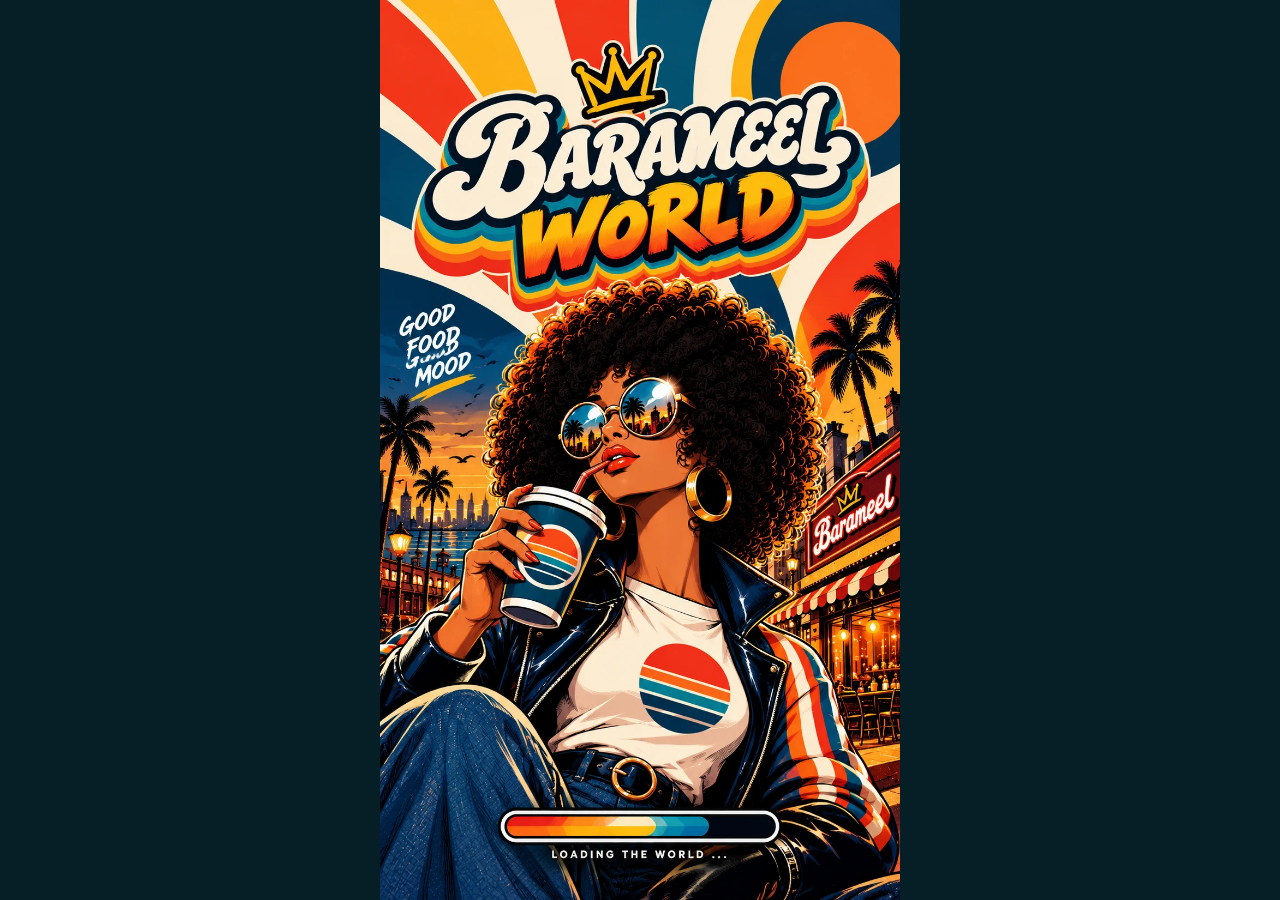
<file: index.html>
<!doctype html><html lang="en"><head><meta charset="utf-8"><meta name="viewport" content="width=device-width,initial-scale=1,viewport-fit=cover,user-scalable=no"><meta name="theme-color" content="#0e2a3d"><title>BARAMEEL WORLD</title><link rel="stylesheet" href="./styles.css?v=20260929-18"><script src="./config.js?v=20260929-18"></script></head><body><main class="world-splash-stage"><img class="world-splash-art" src="./assets/barameel-world-splash.webp" alt="BARAMEEL WORLD" fetchpriority="high"><button id="enter" class="world-splash-hotspot" aria-label="Enter Barameel World"></button></main><script src="./app.js?v=20260929-18"></script><script>setTimeout(()=>BR.goAfter('world.html','confirm',120),1700);document.getElementById('enter').onclick=()=>BR.goAfter('world.html','confirm',120);</script></body></html>
</file>
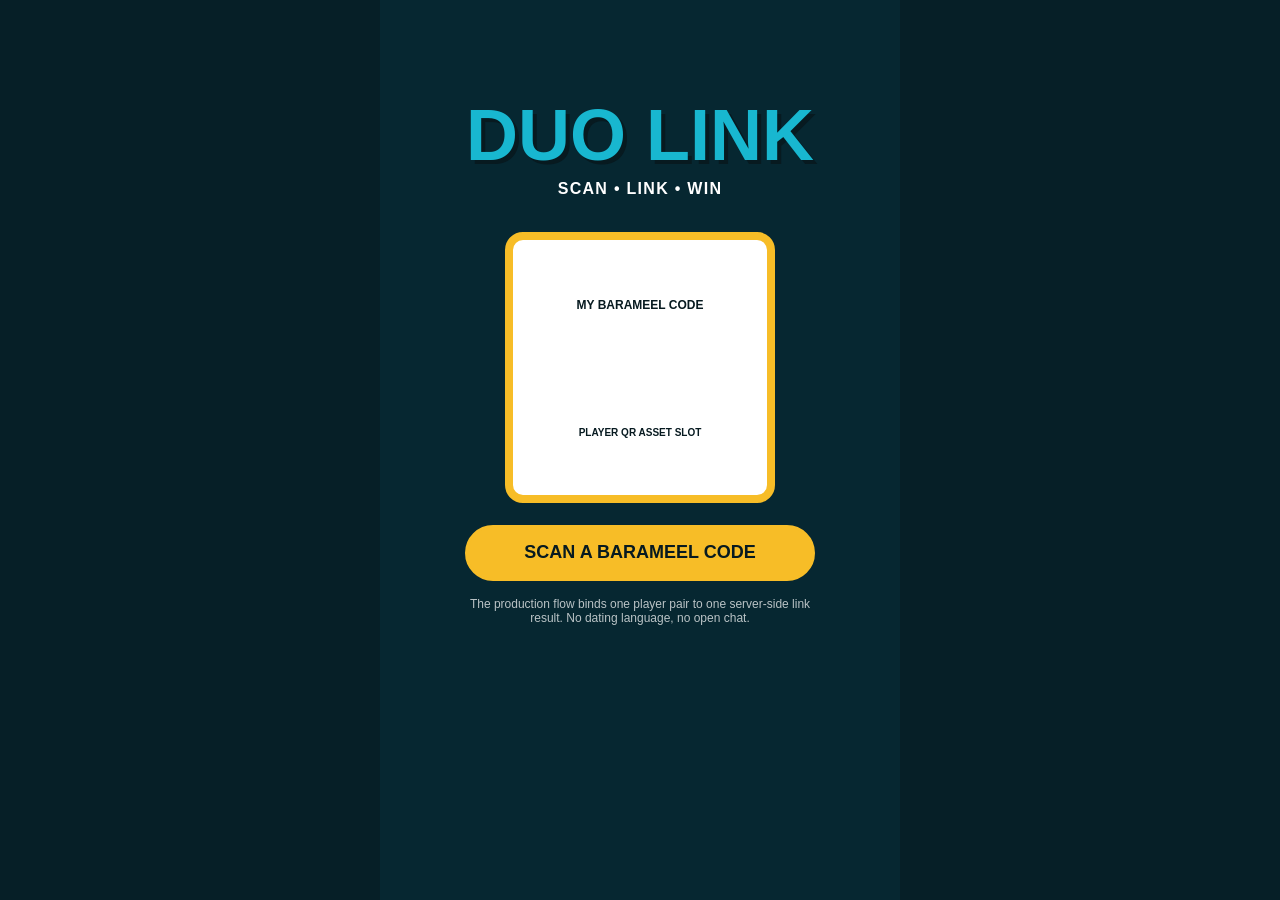
<file: duo-link.html>
<!doctype html><html lang="en"><head><meta charset="utf-8"><meta name="viewport" content="width=device-width,initial-scale=1,viewport-fit=cover,user-scalable=no"><title>BARAMEEL DUO LINK</title><link rel="stylesheet" href="./styles.css?v=20260929-18"><script src="./config.js?v=20260929-18"></script></head><body><main class="duo-stage"><a class="back-link" href="world.html" aria-label="Back"></a><div class="duo-content"><h1 class="duo-title">DUO LINK</h1><p class="duo-sub">SCAN • LINK • WIN</p><div class="qr-box">MY BARAMEEL CODE<br><small>PLAYER QR ASSET SLOT</small></div><button id="scanFriend" class="duo-button">SCAN A BARAMEEL CODE</button><p class="placeholder-note">The production flow binds one player pair to one server-side link result. No dating language, no open chat.</p></div></main><script src="./app.js?v=20260929-18"></script><script>document.getElementById('scanFriend').onclick=()=>{BR.play('scan');BR.track('duo_link_start');alert('Camera scanner UI will use the same QR engine as BARAMEEL RUN.');};</script></body></html>
</file>
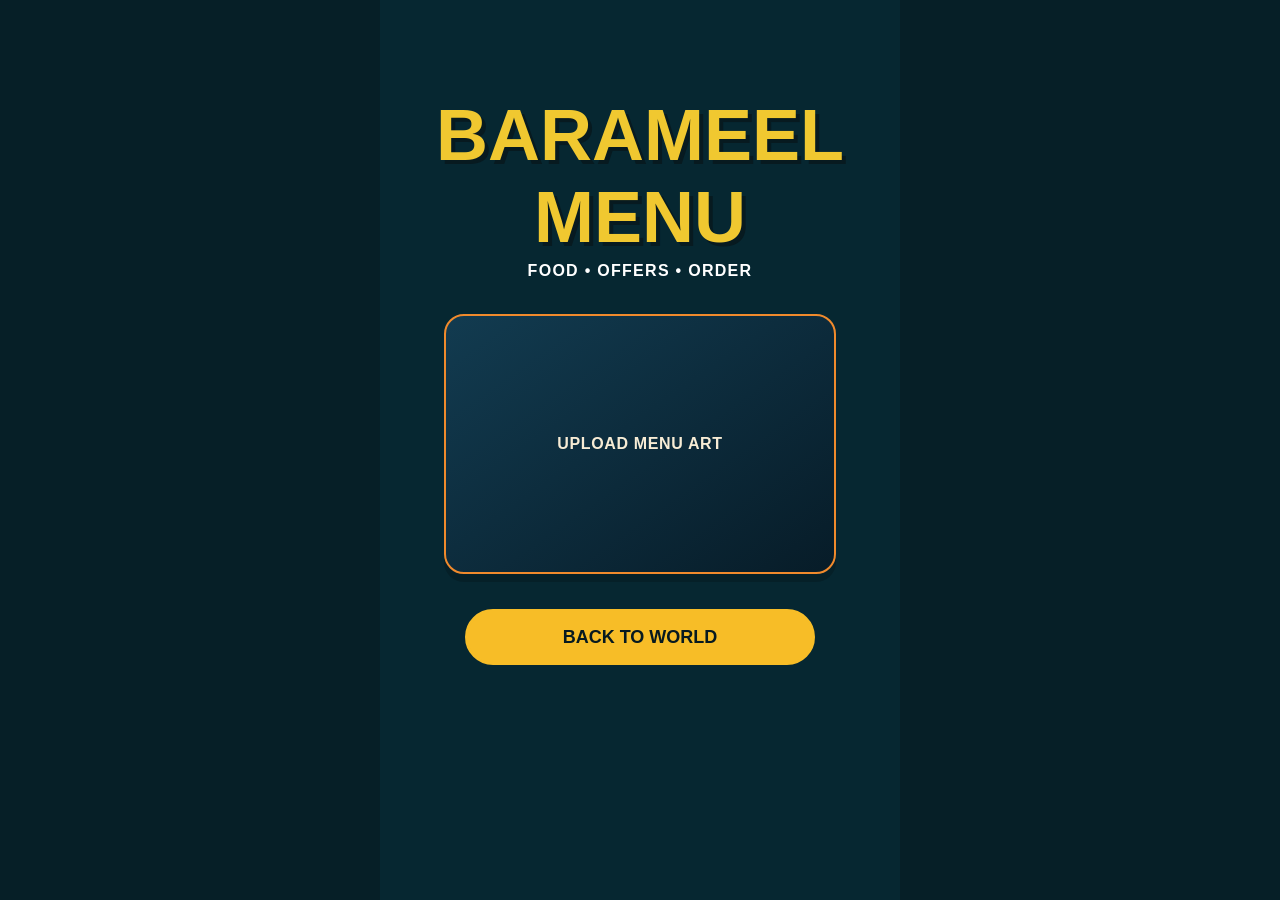
<file: menu.html>
<!doctype html><html lang="en"><head><meta charset="utf-8"><meta name="viewport" content="width=device-width,initial-scale=1,viewport-fit=cover,user-scalable=no"><title>BARAMEEL MENU</title><link rel="stylesheet" href="./styles.css?v=20260929-18"><script src="./config.js?v=20260929-18"></script></head><body><main class="screen-shell"><div class="duo-content"><h1 class="duo-title" style="color:#f0c830">BARAMEEL MENU</h1><p class="duo-sub">FOOD • OFFERS • ORDER</p><div class="asset-card menu" style="position:relative;inset:auto;width:90%;height:34%;margin:8% auto">UPLOAD MENU ART</div><button class="duo-button" onclick="BR.goAfter('world.html','back',180)">BACK TO WORLD</button></div></main><script src="./app.js?v=20260929-18"></script></body></html>
</file>
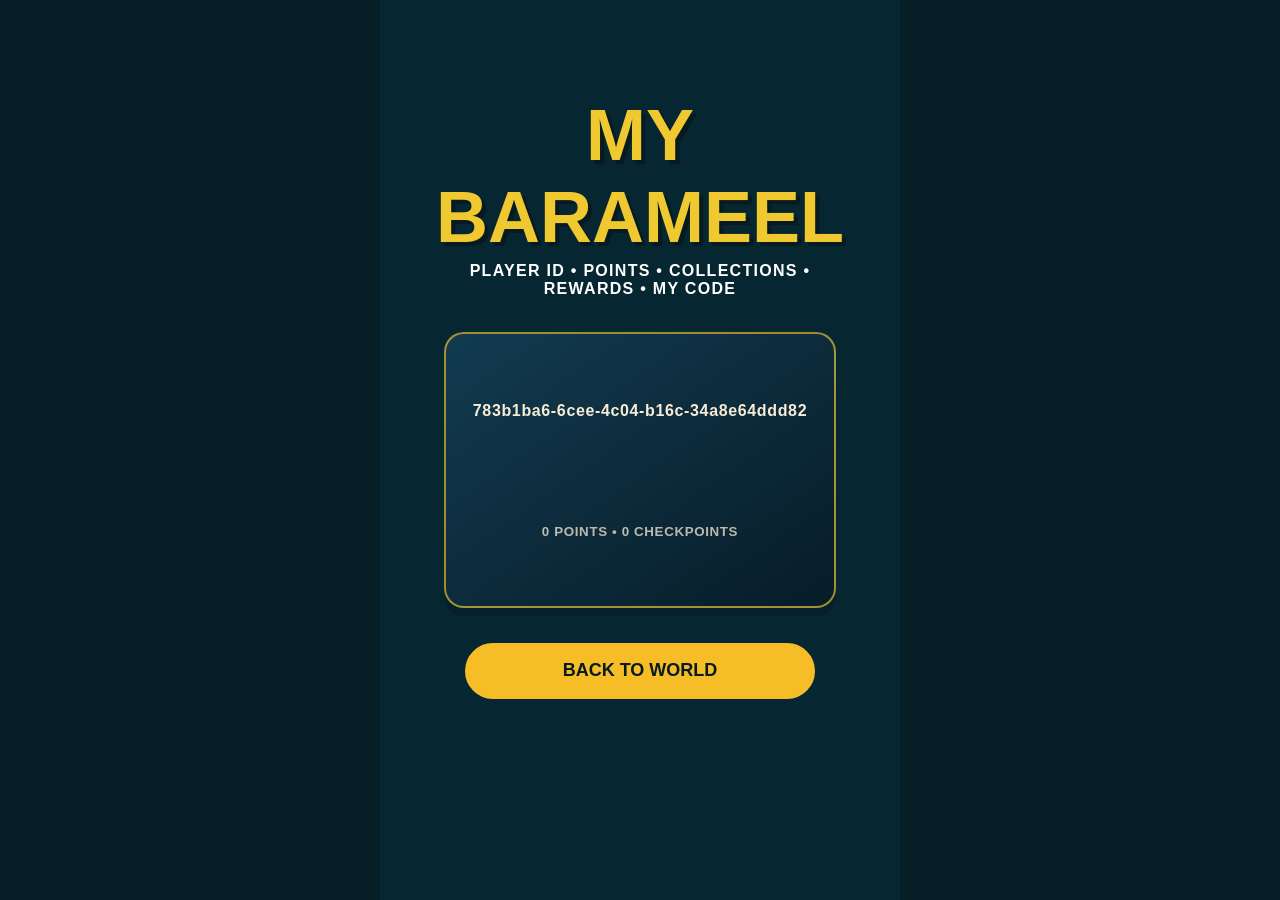
<file: my-barameel.html>
<!doctype html><html lang="en"><head><meta charset="utf-8"><meta name="viewport" content="width=device-width,initial-scale=1,viewport-fit=cover,user-scalable=no"><title>MY BARAMEEL</title><link rel="stylesheet" href="./styles.css?v=20260929-18"><script src="./config.js?v=20260929-18"></script></head><body><main class="screen-shell"><div class="duo-content"><h1 class="duo-title" style="color:#f0c830">MY BARAMEEL</h1><p class="duo-sub">PLAYER ID • POINTS • COLLECTIONS • REWARDS • MY CODE</p><div class="asset-card" style="position:relative;inset:auto;width:90%;height:36%;margin:8% auto"><strong id="playerId"></strong><small id="stats"></small></div><button class="duo-button" onclick="BR.goAfter('world.html','back',180)">BACK TO WORLD</button></div></main><script src="./app.js?v=20260929-18"></script><script>playerId.textContent=BR.state.playerId;stats.textContent=`${(BR.state.points||0).toLocaleString()} POINTS • ${(BR.state.checkpoints||[]).length} CHECKPOINTS`;BR.track('profile_view');</script></body></html>
</file>
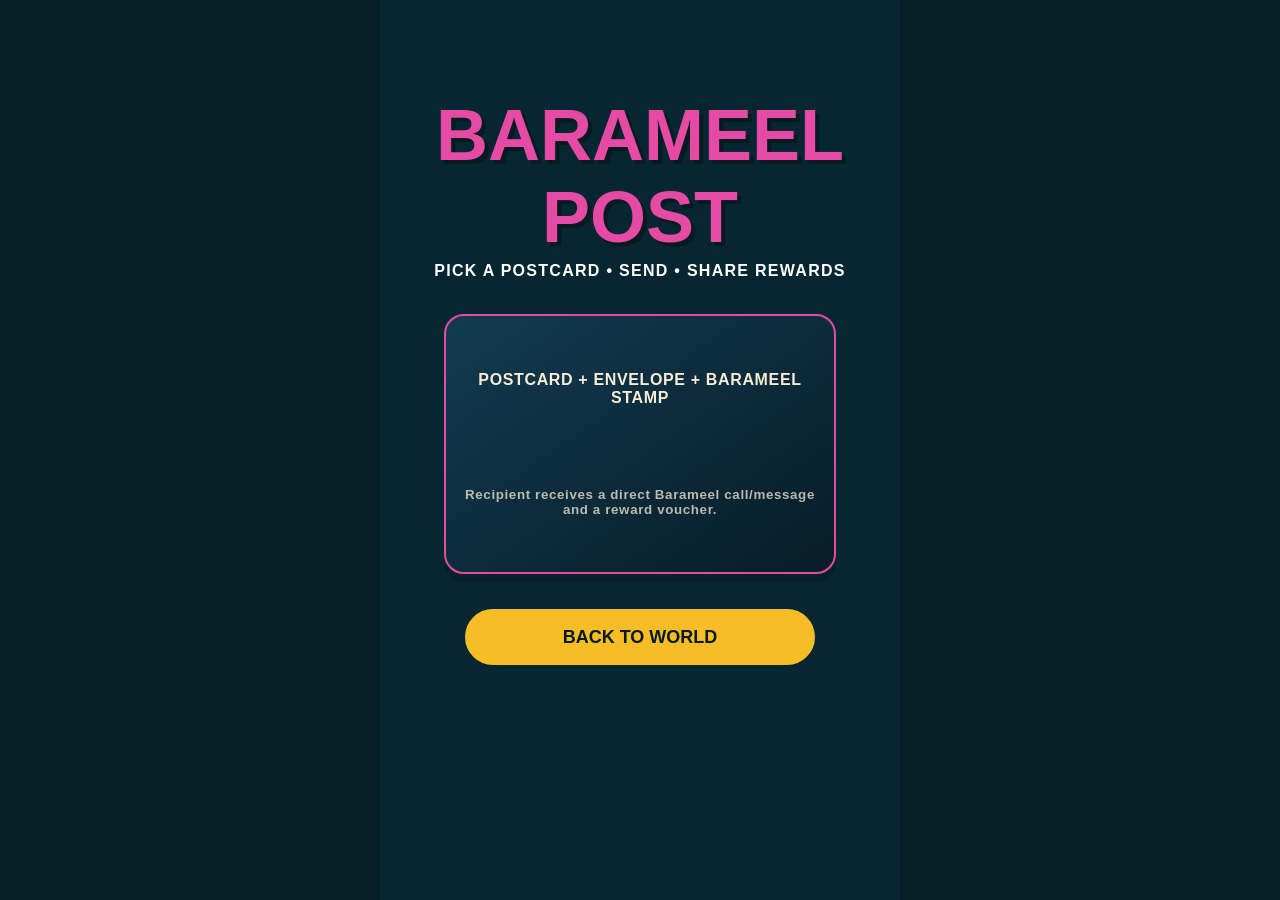
<file: post.html>
<!doctype html><html lang="en"><head><meta charset="utf-8"><meta name="viewport" content="width=device-width,initial-scale=1,viewport-fit=cover,user-scalable=no"><title>BARAMEEL POST</title><link rel="stylesheet" href="./styles.css?v=20260929-18"><script src="./config.js?v=20260929-18"></script></head><body><main class="screen-shell"><div class="duo-content"><h1 class="duo-title" style="color:#e54aa5">BARAMEEL POST</h1><p class="duo-sub">PICK A POSTCARD • SEND • SHARE REWARDS</p><div class="asset-card post" style="position:relative;inset:auto;width:90%;height:34%;margin:8% auto">POSTCARD + ENVELOPE + BARAMEEL STAMP<br><small>Recipient receives a direct Barameel call/message and a reward voucher.</small></div><button class="duo-button" onclick="BR.goAfter('world.html','back',180)">BACK TO WORLD</button></div></main><script src="./app.js?v=20260929-18"></script></body></html>
</file>
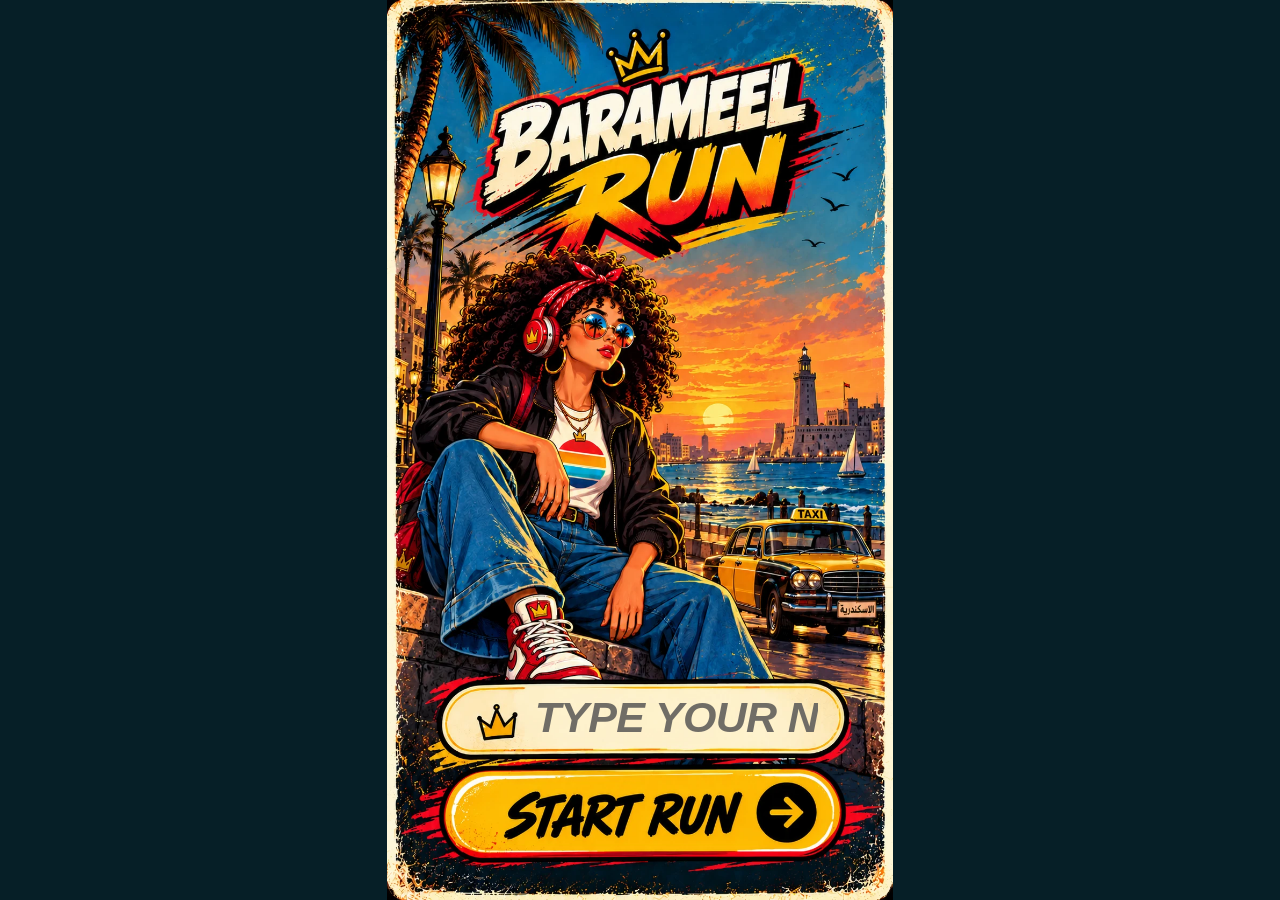
<file: run.html>
<!doctype html><html lang="en"><head><meta charset="utf-8"><meta name="viewport" content="width=device-width,initial-scale=1,viewport-fit=cover,user-scalable=no"><meta name="theme-color" content="#0e2a3d"><title>BARAMEEL RUN</title><link rel="stylesheet" href="./styles.css?v=20260929-18"><script src="./config.js?v=20260929-18"></script></head><body><main class="stage run-page"><img class="base" src="./assets/screen01-start.webp" alt="BARAMEEL RUN"><input id="nickname" class="nickname-input" maxlength="24" placeholder="TYPE YOUR NICKNAME" aria-label="Nickname"><button id="start" class="hotspot start-hotspot" aria-label="Start Run"></button></main><script src="./app.js?v=20260929-18"></script><script>const i=document.getElementById('nickname');i.value=BR.state.nickname||'';i.oninput=()=>BR.setNickname(i.value);document.getElementById('start').onclick=()=>{if(!i.value.trim()){BR.play('error');i.focus();return}BR.setNickname(i.value);BR.track('run_start');BR.play('tap');setTimeout(()=>BR.go('screen02.html'),140)};BR.track('run_view');</script></body></html>
</file>
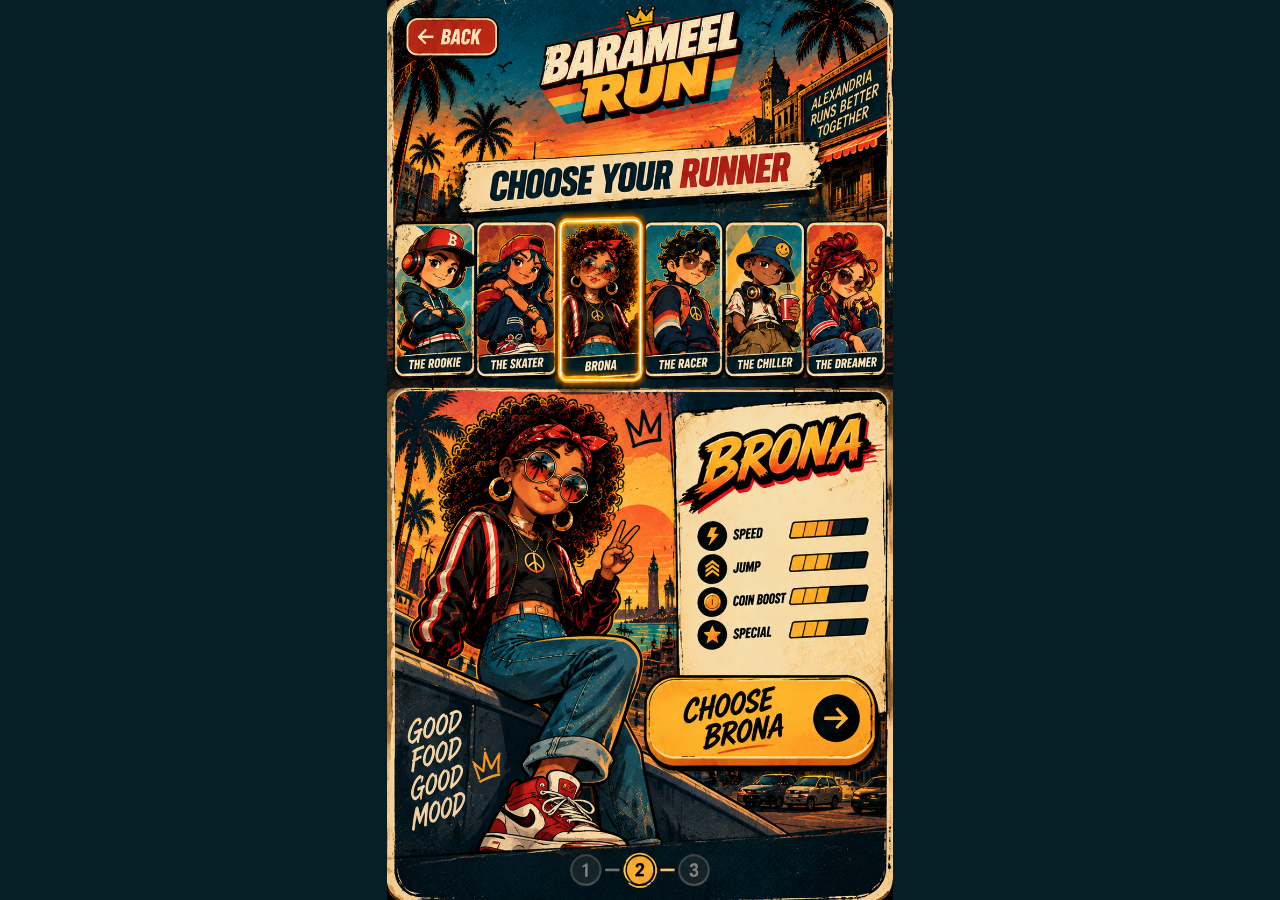
<file: screen02.html>
<!doctype html><html lang="en"><head><meta charset="utf-8"><meta name="viewport" content="width=device-width,initial-scale=1,viewport-fit=cover,user-scalable=no"><title>BARAMEEL RUN — Choose Runner</title><link rel="stylesheet" href="./styles.css?v=20260929-18"><script src="./config.js?v=20260929-18"></script></head><body><main class="stage"><img id="art" class="base" alt="Choose runner"><div id="hotspots"></div></main><script src="./app.js?v=20260929-18"></script><script>(async()=>{const chars=BR.RUNNERS,art=document.getElementById('art'),hs=document.getElementById('hotspots');const files=Object.fromEntries(chars.map(c=>[c,`./assets/screen02-${c}.png`]));function show(c,s=true){BR.setRunner(c);if(s){BR.playSelect(c);BR.flash()}art.onerror=()=>{art.onerror=null;art.src='./assets/screen01-start.webp'};art.src=files[c]}show(BR.selected(),false);[['rookie',1.5,24,15.3,18.4],['skater',17.5,24,15.4,18.4],['brona',33.5,24,16.5,18.4],['racer',50.3,24,15.4,18.4],['chiller',66.4,24,15.5,18.4],['dreamer',82.4,24,16,18.4]].forEach(([c,l,t,w,h])=>{const b=document.createElement('button');b.className='hotspot';b.style.cssText=`left:${l}%;top:${t}%;width:${w}%;height:${h}%`;b.onclick=()=>show(c);hs.appendChild(b)});function add(css,fn){const b=document.createElement('button');b.className='hotspot';b.style.cssText=css;b.onclick=fn;hs.appendChild(b)}add('left:2.4%;top:2%;width:19%;height:5.2%',()=>BR.goAfter('run.html','back',220));add('left:50.6%;top:74.7%;width:45.8%;height:9.2%',()=>BR.goAfter('screen03.html','confirm',300));BR.idle(()=>BR.preloadAll(chars.map(c=>files[c])));})();</script></body></html>
</file>
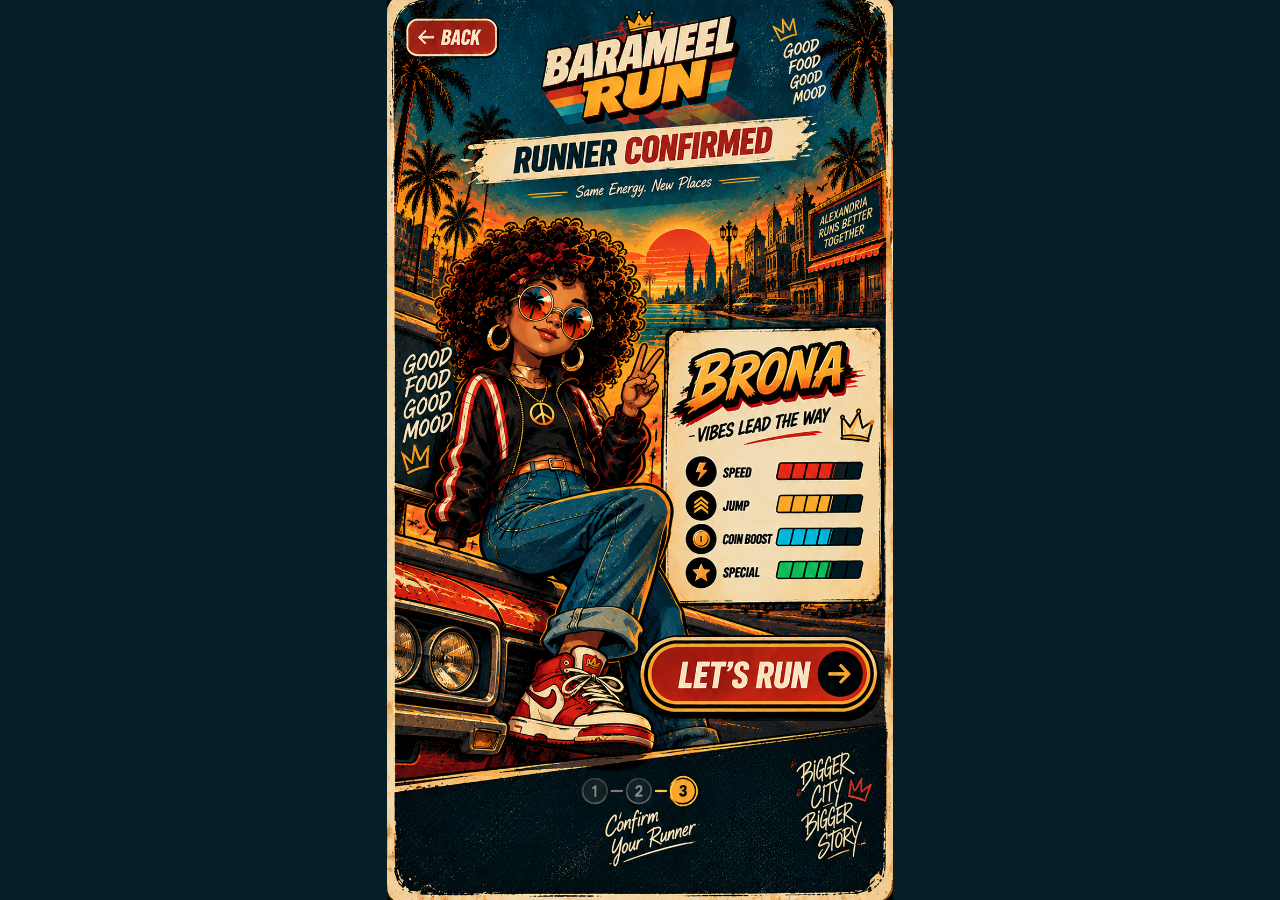
<file: screen03.html>
<!doctype html><html lang="en"><head><meta charset="utf-8"><meta name="viewport" content="width=device-width,initial-scale=1,viewport-fit=cover,user-scalable=no"><title>BARAMEEL RUN — Runner Confirmed</title><link rel="stylesheet" href="./styles.css?v=20260929-18"><script src="./config.js?v=20260929-18"></script></head><body><main class="stage"><img id="art" class="base" alt="Runner confirmed"><div id="hotspots"></div></main><script src="./app.js?v=20260929-18"></script><script>const c=BR.selected(),art=document.getElementById('art'),hs=document.getElementById('hotspots');art.onerror=()=>{art.onerror=null;art.src='./assets/screen01-start.webp'};art.src=`./assets/screen03-${c}.png`;function add(css,fn){const b=document.createElement('button');b.className='hotspot';b.style.cssText=css;b.onclick=fn;hs.appendChild(b)}add('left:2.4%;top:2%;width:19%;height:5.2%',()=>BR.goAfter('screen02.html','back',220));add('left:50%;top:69%;width:47%;height:9.5%',()=>BR.goAfter('screen04.html','confirm',300));BR.idle(()=>BR.preload('./assets/screen04-rewards.webp'));</script></body></html>
</file>
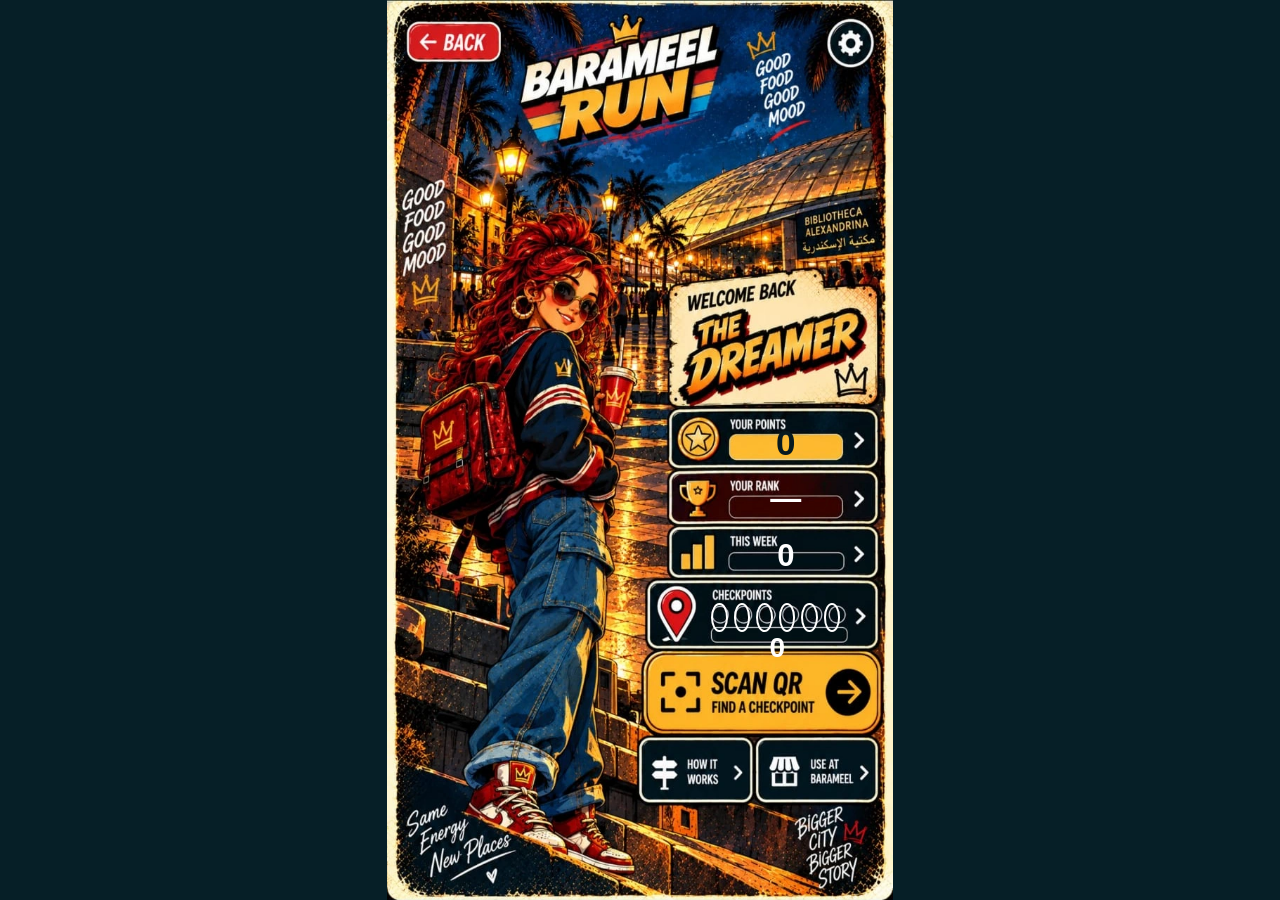
<file: screen04.html>
<!doctype html><html lang="en"><head><meta charset="utf-8"><meta name="viewport" content="width=device-width,initial-scale=1,viewport-fit=cover,user-scalable=no"><title>BARAMEEL RUN — My Progress</title><link rel="stylesheet" href="./styles.css?v=20260929-18"><script src="./config.js?v=20260929-18"></script></head><body><main class="rewards-stage"><img id="rewardsArt" class="rewards-art" src="./assets/screen04-rewards.webp" alt="My Progress"><div class="progress-data"><span id="pointsValue" class="progress-value points-value">0</span><span id="rankValue" class="progress-value rank-value">—</span><span id="weeklyValue" class="progress-value weekly-value">0</span><span id="checkpointValue" class="progress-value checkpoint-value">0</span><div id="checkpointDots" class="checkpoint-dots"></div></div><button id="back" class="rewards-back" aria-label="Back"></button><button id="scan" class="rewards-scan-hotspot" aria-label="Scan QR"></button></main><script src="./app.js?v=20260929-18"></script><script>(async()=>{await BR.syncPlayer();const s=BR.state;pointsValue.textContent=(Number(s.points)||0).toLocaleString();rankValue.textContent=s.rank?`#${s.rank}`:'—';weeklyValue.textContent=(Number(s.weeklyPoints)||0).toLocaleString();checkpointValue.textContent=(s.checkpoints||[]).length;for(let i=0;i<6;i++){const d=document.createElement('span');d.className='checkpoint-dot'+(i<(s.checkpoints||[]).length?' on':'');checkpointDots.appendChild(d)}back.onclick=()=>BR.goAfter('screen03.html','back',220);scan.onclick=()=>BR.goAfter('screen05.html','scan',180);BR.track('progress_view')})();</script></body></html>
</file>
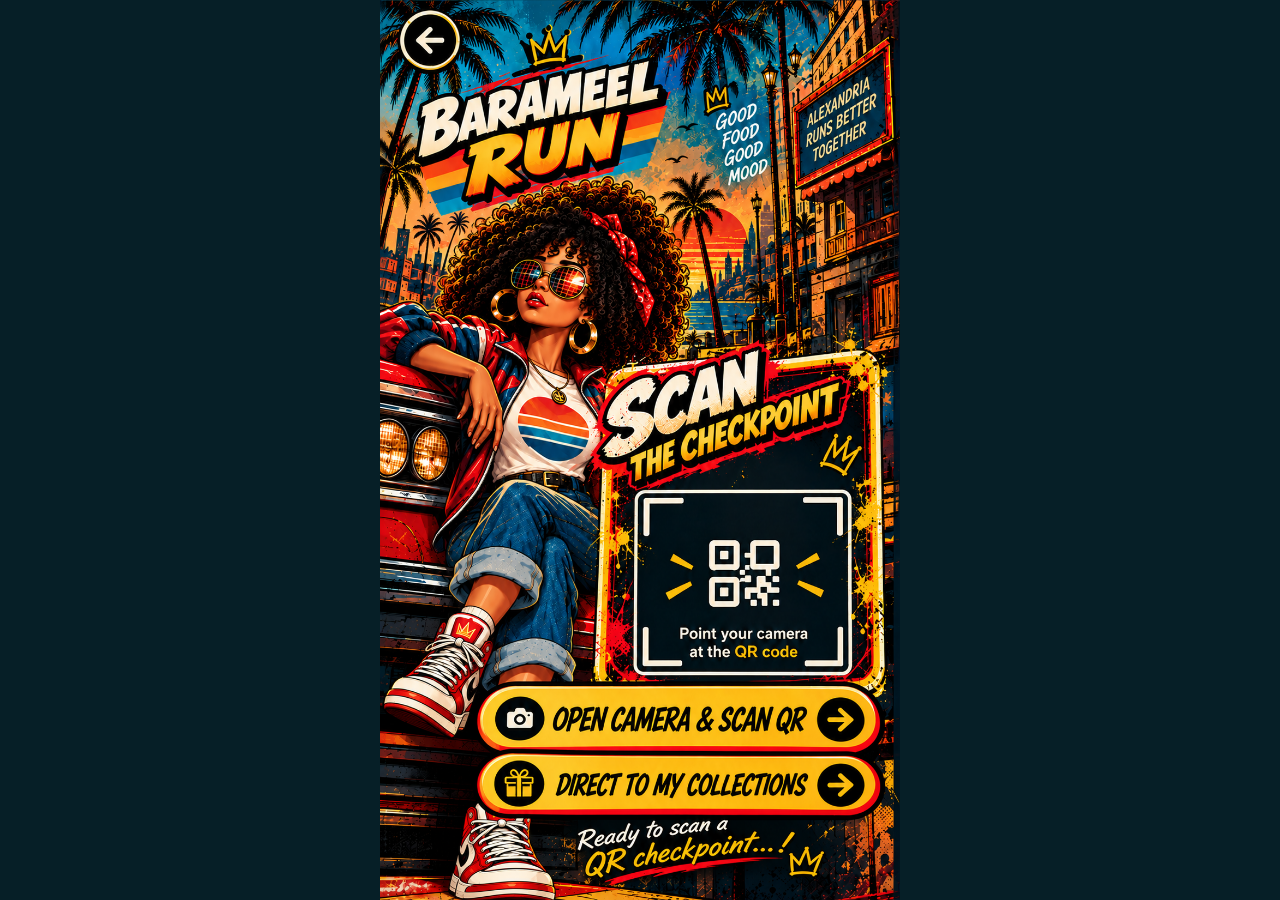
<file: screen05.html>
<!doctype html>
<html lang="en">
<head>
<meta charset="utf-8">
<meta name="viewport" content="width=device-width,initial-scale=1,viewport-fit=cover,user-scalable=no">
<meta name="theme-color" content="#061f27">
<title>BARAMEEL RUN — Scan QR</title>
<link rel="stylesheet" href="./styles.css?v=20260929-18">
<script src="./config.js?v=20260929-18"></script>
</head>
<body>
<main class="scan-stage">
  <img class="scan-art" src="./assets/screen05-scanner.webp" alt="Scan QR" fetchpriority="high" decoding="async">
  <a id="back" class="scan-back-hotspot" href="./screen04.html" aria-label="Back"></a>
  <div class="camera-window" id="cameraWindow" aria-label="Live QR camera">
    <video id="video" playsinline webkit-playsinline muted autoplay></video>
    <div id="scanLine" aria-hidden="true"></div>
    <div id="flash" class="success-flash" aria-hidden="true"></div>
  </div>
  <button id="open" type="button" class="scan-open-hotspot" aria-label="Open camera and scan QR"><span class="sr-only">Open camera and scan QR</span></button>
  <button id="collections" type="button" class="scan-collections-hotspot" aria-label="Direct to my collections"><span class="sr-only">Direct to my collections</span></button>
  <canvas id="scanCanvas" width="960" height="720" hidden></canvas>
  <div id="msg" class="scan-message" aria-live="polite"></div>
</main>
<script src="./app.js?v=20260929-18"></script>
<script>
(()=>{
  const video=document.getElementById('video'),cam=document.getElementById('cameraWindow'),msg=document.getElementById('msg'),canvas=document.getElementById('scanCanvas'),ctx=canvas.getContext('2d',{willReadFrequently:true}),open=document.getElementById('open'),back=document.getElementById('back'),collections=document.getElementById('collections'),flash=document.getElementById('flash'),scanLine=document.getElementById('scanLine');
  let stream=null,detector=null,raf=0,locked=false,starting=false,lastFrame=0,lastBad=0,jsqrPromise=null,detectorFailures=0;
  const status=t=>{msg.textContent=t||'';msg.classList.toggle('show',!!t)};
  function stop(){cancelAnimationFrame(raf);raf=0;if(stream)stream.getTracks().forEach(t=>{try{t.stop()}catch{}});stream=null;try{video.pause()}catch{}video.srcObject=null;cam.classList.remove('active');scanLine.classList.remove('on');detector=null;starting=false}
  function secureOK(){return window.isSecureContext&&navigator.mediaDevices&&typeof navigator.mediaDevices.getUserMedia==='function'}
  async function nativeDetector(){
    detector=null;detectorFailures=0;
    if(!('BarcodeDetector' in window))return false;
    try{
      const formats=await BarcodeDetector.getSupportedFormats();
      if(formats.includes('qr_code')){detector=new BarcodeDetector({formats:['qr_code']});return true}
    }catch{}
    return false
  }
  function loadJsQR(){
    if(typeof window.jsQR==='function')return Promise.resolve(true);
    if(jsqrPromise)return jsqrPromise;
    jsqrPromise=new Promise(resolve=>{
      const urls=[
        'https://cdn.jsdelivr.net/npm/jsqr@1.4.0/dist/jsQR.min.js',
        'https://unpkg.com/jsqr@1.4.0/dist/jsQR.js'
      ];
      let i=0;
      const next=()=>{
        if(typeof window.jsQR==='function'){resolve(true);return}
        if(i>=urls.length){resolve(false);return}
        const s=document.createElement('script');s.src=urls[i++];s.async=true;s.onload=()=>resolve(typeof window.jsQR==='function');s.onerror=next;document.head.appendChild(s)
      };
      next();
    });
    return jsqrPromise;
  }
  async function start(){
    if(starting||stream||locked)return;
    starting=true;locked=false;BR.play('scan');status('OPENING CAMERA…');
    if(!secureOK()){status('CAMERA NEEDS HTTPS');BR.play('error');starting=false;return}
    let s=null;
    const attempts=[
      {audio:false,video:{facingMode:{exact:'environment'},width:{ideal:1920},height:{ideal:1080},frameRate:{ideal:30,max:30}}},
      {audio:false,video:{facingMode:{ideal:'environment'},width:{ideal:1280},height:{ideal:720}}},
      {audio:false,video:{facingMode:{ideal:'environment'}}}
    ];
    for(const c of attempts){try{s=await navigator.mediaDevices.getUserMedia(c);if(s)break}catch{}}
    if(!s){status('CAMERA ACCESS DENIED OR UNAVAILABLE');BR.play('error');starting=false;return}
    stream=s;video.srcObject=stream;video.muted=true;video.setAttribute('playsinline','');video.setAttribute('webkit-playsinline','');
    const track=stream.getVideoTracks()[0];
    try{
      const caps=track.getCapabilities?.();
      if(caps?.focusMode?.includes('continuous')) await track.applyConstraints({advanced:[{focusMode:'continuous'}]});
    }catch{}
    try{await video.play()}catch{try{video.muted=true;await video.play()}catch{}}
    cam.classList.add('active');scanLine.classList.add('on');starting=false;status('QR CODE ONLY — POINT CAMERA AT THE BARAMEEL QR');
    // Start both readers. If BarcodeDetector is present but fails on video, canvas detection + jsQR remain available.
    await nativeDetector();
    loadJsQR();
    if(!detector && typeof window.jsQR!=='function')status('QR READER STARTING…');
    loop();
  }
  function drawFrame(){
    if(video.readyState<2)return null;
    const vw=video.videoWidth||1280,vh=video.videoHeight||720;
    const max=960,scale=Math.min(1,max/Math.max(vw,vh));
    const w=Math.max(640,Math.round(vw*scale)),h=Math.max(480,Math.round(vh*scale));
    canvas.width=w;canvas.height=h;ctx.drawImage(video,0,0,w,h);return {w,h};
  }
  async function tryNative(frame){
    if(!detector||!frame)return null;
    try{
      // Canvas detection is more reliable across Android Chrome builds than repeatedly passing the video element.
      const codes=await detector.detect(canvas);
      detectorFailures=0;
      if(codes?.length)return codes[0].rawValue||'';
    }catch{
      detectorFailures++;
      if(detectorFailures>=3)detector=null;
    }
    return null;
  }
  function tryJsQR(frame){
    if(!frame||typeof window.jsQR!=='function')return null;
    try{
      const image=ctx.getImageData(0,0,frame.w,frame.h);
      const code=window.jsQR(image.data,frame.w,frame.h,{inversionAttempts:'attemptBoth'});
      return code?.data||null;
    }catch{return null}
  }
  async function loop(){
    if(!stream||locked)return;
    const now=performance.now();if(now-lastFrame<120){raf=requestAnimationFrame(loop);return}lastFrame=now;
    try{
      const frame=drawFrame();
      if(frame){
        let raw=await tryNative(frame);
        if(!raw)raw=tryJsQR(frame);
        if(raw){await handle(raw);return}
      }
    }catch{}
    raf=requestAnimationFrame(loop);
  }
  async function handle(raw){
    if(locked)return;
    const q=BR.parseUniversalQR(raw);
    if(!q){const n=Date.now();if(n-lastBad>1800){status('INVALID BARAMEEL QR — USE THE MASTER QR');BR.play('error');lastBad=n}raf=requestAnimationFrame(loop);return}
    locked=true;flash.classList.remove('on');void flash.offsetWidth;flash.classList.add('on');BR.play('scan');
    const ticketId=new URLSearchParams(location.search).get('ticket');
    const result=await BR.scanUniversal({ticketId});
    if(result?.ok&&result.reward){
      BR.play('confirm');
      try{sessionStorage.setItem('barameelLastScan',JSON.stringify(result.reward))}catch{}
      await BR.track('qr_scan',{reward:result.reward,mode:'universal'});
      const collection=result.reward.collection_id||result.reward.collection||'collection01';
      const image=result.reward.image_id||result.reward.image||'image01';
      setTimeout(()=>{stop();BR.go(`screen06.html?collection=${encodeURIComponent(collection)}&image=${encodeURIComponent(image)}`)},420);return;
    }
    const code=result?.code||'';const text=code==='BACKEND_NOT_CONFIGURED'?'CONNECT THE BARAMEEL GAME SERVER FIRST':code==='SCAN_TICKET_REQUIRED'?'SCAN TICKET REQUIRED':result?.error||'SCAN NOT AVAILABLE — TRY AGAIN';
    status(text);BR.play('error');locked=false;raf=requestAnimationFrame(loop);
  }
  open.onclick=e=>{e.preventDefault();start()};
  collections.onclick=e=>{e.preventDefault();stop();BR.goAfter('screen06.html','confirm',180)};
  back.onclick=e=>{e.preventDefault();stop();BR.goAfter('screen04.html','back',220)};
  window.addEventListener('pagehide',stop);
})();
</script>
<script src="./register-sw.js?v=20260929-18"></script>
</body></html>
</file>
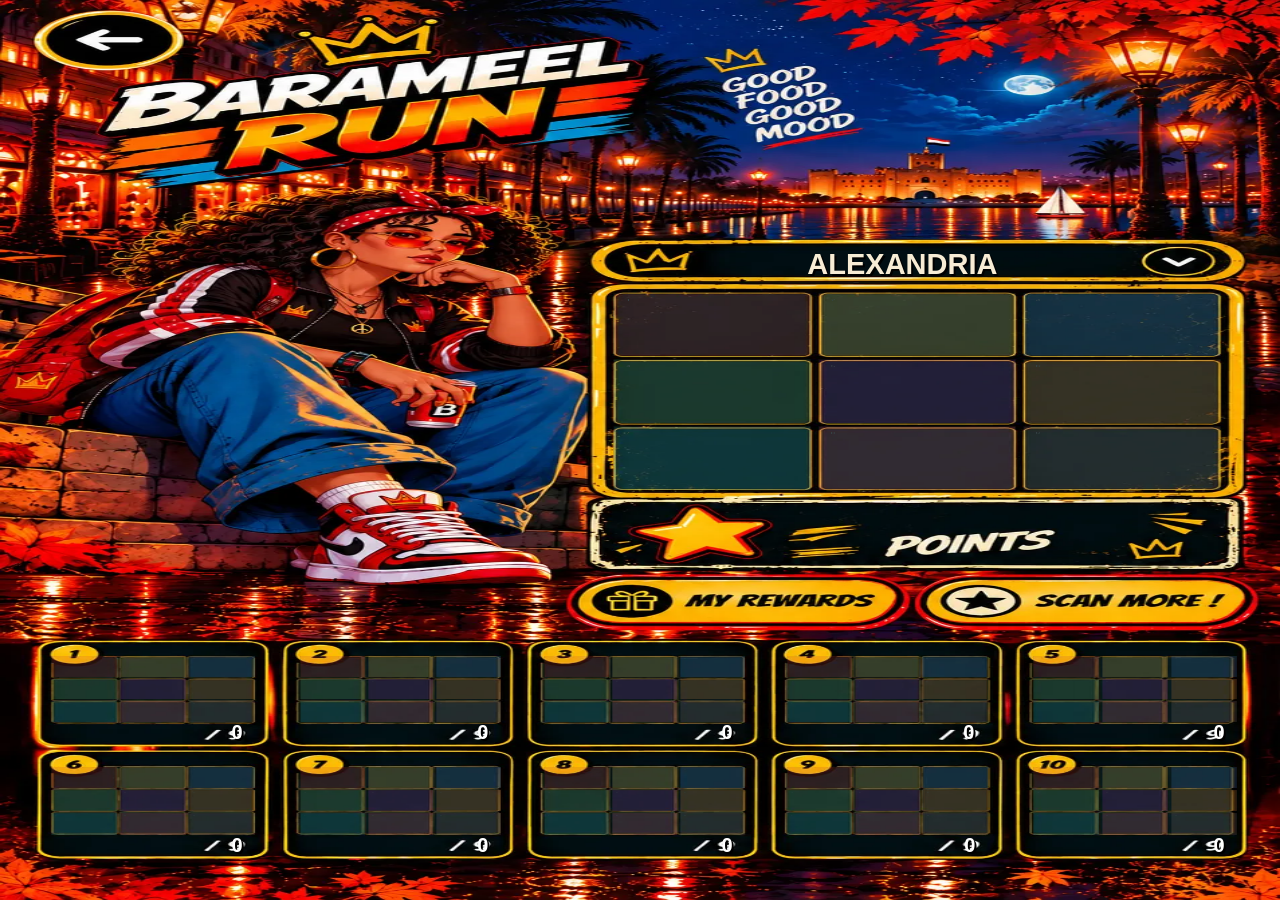
<file: screen06.html>
<!doctype html>
<html lang="en">
<head>
<meta charset="utf-8">
<meta name="viewport" content="width=device-width,initial-scale=1,viewport-fit=cover,user-scalable=no">
<title>BARAMEEL RUN — ALEXANDRIA Collection</title>
<link rel="stylesheet" href="./styles.css?v=20260929-18">
<link rel="preload" as="image" href="./assets/screen06-puzzle.webp">
</head>
<body>
<main class="collection-stage">
  <img id="art" class="collection-art" src="./assets/screen06-puzzle.webp" alt="ALEXANDRIA Collection" fetchpriority="high" decoding="async">
  <button id="back" class="collection-back" aria-label="Back"></button>
  <select id="select" class="collection-select" aria-label="Choose collection">
    <option value="collection01">ALEXANDRIA</option>
  </select>
  <div id="heroGrid" class="hero-grid" aria-label="Current collection image"></div>
  <div id="reward" class="reward-text" aria-live="polite"></div>
  <div id="rewardSub" class="reward-sub"></div>
  <div class="collection-actions" aria-label="Collection actions">
    <button id="myRewards" class="collection-action" type="button" aria-label="My Rewards"></button>
    <button id="scanMore" class="collection-action" type="button" aria-label="Scan More"></button>
  </div>
  <div id="thumbs" class="collection-thumbs" aria-label="Collection images"></div>
  <div id="completeFlash" class="complete-flash" aria-hidden="true"></div>
</main>
<script src="./app.js?v=20260929-18"></script>
<script>
(async()=>{
  const params=new URLSearchParams(location.search);
  const collection=params.get('collection')||'collection01';
  const selected=params.get('image')||'image01';
  let cfg;
  try{cfg=await BR.fetchCollection(collection)}catch(e){return}
  const hero=document.getElementById('heroGrid');
  const thumbs=document.getElementById('thumbs');
  const reward=document.getElementById('reward');
  const sub=document.getElementById('rewardSub');
  const select=document.getElementById('select');
  let current=cfg.images.find(x=>x.imageId===selected)||cfg.images[0];
  select.value=collection;

  function crop(cell,piece,master){
    cell.style.backgroundImage=`url("./${master}")`;
    cell.style.backgroundSize='300% 300%';
    cell.style.backgroundPosition=`${(piece.column-1)*50}% ${(piece.row-1)*50}%`;
  }

  function renderHero(){
    hero.innerHTML='';
    hero.classList.remove('completed');
    const complete=BR.count(collection,current.imageId)===9;
    if(complete){
      const img=document.createElement('img');
      img.className='completed-image'; img.alt=current.displayName; img.src=`./${current.masterFile}`;
      img.onerror=()=>renderPiecesOnly();
      hero.classList.add('completed'); hero.appendChild(img);
      const sheen=document.createElement('div'); sheen.className='completion-sheen'; hero.appendChild(sheen);
      return;
    }
    renderPiecesOnly();
  }
  function renderPiecesOnly(){
    hero.innerHTML=''; hero.classList.remove('completed');
    for(let n=1;n<=9;n++){
      const piece=current.pieces[n-1];
      const cell=document.createElement('div'); cell.className='hero-piece';
      crop(cell,piece,current.masterFile);
      cell.classList.add(BR.hasPiece(collection,current.imageId,n)?'is-collected':'is-missing');
      hero.appendChild(cell);
    }
  }

  // Exact outer card hit areas measured against the supplied 954x1649 artwork.
  const cardPositions=[
    [2.62,71.07,18.24,11.83],[22.12,71.07,17.92,11.83],[41.19,71.07,17.92,11.83],[60.17,71.07,17.82,11.83],[79.35,71.07,18.24,11.83],
    [2.62,83.38,18.24,12.07],[22.12,83.38,17.92,12.07],[41.19,83.38,17.92,12.07],[60.17,83.38,17.92,12.07],[79.35,83.38,18.24,12.07]
  ];

  function thumb(im,index){
    const pos=cardPositions[index];
    const wrap=document.createElement('button');
    wrap.type='button'; wrap.className='collection-thumb'; wrap.dataset.image=im.imageId;
    wrap.style.left=pos[0]+'%'; wrap.style.top=pos[1]+'%'; wrap.style.width=pos[2]+'%'; wrap.style.height=pos[3]+'%';
    const grid=document.createElement('div'); grid.className='thumb-grid';
    for(let n=1;n<=9;n++){
      const piece=im.pieces[n-1],cell=document.createElement('span'); cell.className='thumb-piece';
      crop(cell,piece,im.masterFile);
      cell.classList.add(BR.hasPiece(collection,im.imageId,n)?'is-collected':'is-missing');
      grid.appendChild(cell);
    }
    // The approved screen06 artwork already contains the yellow 1–10 circles and /9 labels.
    // Do not draw duplicate number badges over the artwork.
    const count=document.createElement('span'); count.className='thumb-count'; count.textContent=String(BR.count(collection,im.imageId));
    wrap.append(grid,count);
    wrap.onclick=()=>{current=im; render(); BR.play('tap')};
    return wrap;
  }

  function renderThumbs(){
    thumbs.innerHTML='';
    cfg.images.slice(0,10).forEach((im,index)=>thumbs.appendChild(thumb(im,index)));
  }
  function render(){renderHero();renderThumbs();}

  function rewardKey(r){return `${r.at||0}|${r.collection_id||r.collection||''}|${r.image_id||r.image||''}|${r.piece_number||r.piece||''}`}
  function animateReward(){
    const r=BR.state.lastReward;
    const amount=Number(r?.points||0);
    if(!r||!amount||r.duplicate)return;
    const key=rewardKey(r);
    if(localStorage.getItem('barameelRewardShownKey16')===key){reward.textContent='+'+amount.toLocaleString();return}
    localStorage.setItem('barameelRewardShownKey16',key);
    const start=performance.now(),duration=2300;
    BR.playPointsCountUp(amount,duration);
    function tick(now){
      const t=Math.min(1,(now-start)/duration),e=1-Math.pow(1-t,3);
      reward.textContent='+'+Math.round(amount*e).toLocaleString();
      const pulse=Math.sin(t*Math.PI); reward.style.transform=`rotate(-5deg) scale(${1+0.26*pulse})`;
      if(t<1)requestAnimationFrame(tick);else{reward.textContent='+'+amount.toLocaleString();setTimeout(()=>reward.style.transform='rotate(-5deg)',260)}
    }
    requestAnimationFrame(tick);
  }
  function completeEffect(){
    const r=BR.state.lastReward;
    const image=r?.image_id||r?.image;
    const justCompleted=BR.count(collection,current.imageId)===9&&r&&image===current.imageId&&!r.duplicate;
    if(!justCompleted)return;
    const key=rewardKey(r)+'|complete';
    if(localStorage.getItem('barameelCompletionShownKey16')===key)return;
    localStorage.setItem('barameelCompletionShownKey16',key);
    const f=document.getElementById('completeFlash'); f.classList.remove('on'); void document.body.offsetWidth; f.classList.add('on'); BR.playCompletionSound();
  }

  render();
  animateReward();
  completeEffect();
  document.getElementById('back').onclick=()=>BR.goAfter('screen05.html','back',180);
  document.getElementById('myRewards').onclick=()=>BR.goAfter('screen04.html','confirm',180);
  document.getElementById('scanMore').onclick=()=>BR.goAfter('screen05.html','scan',220);
  select.onchange=e=>{const im=cfg.images.find(x=>x.imageId===e.target.value);if(im){current=im;render()}};
  BR.track('collection_view');
})();
</script>
<script src="./register-sw.js?v=20260929-18"></script>
</body></html>
</file>
<file: styles.css>
:root{--cream:#f7ecd5;--yellow:#f7bd27;--red:#d92f25;--teal:#062731;--ink:#071a20;--orange:#c2571a;--pink:#e54aa5;--cyan:#18b7d0}
*{box-sizing:border-box}html,body{margin:0;width:100%;height:100%;min-height:100%;background:#061f27;color:#fff;font-family:Arial,Helvetica,sans-serif;overflow:hidden}body{display:grid;place-items:center}.stage,.world-stage,.world-splash-stage{position:relative;overflow:hidden;margin:0 auto;background:#061f27;isolation:isolate}.stage{aspect-ratio:941/1672;width:min(100vw,calc(100dvh*941/1672));height:min(100dvh,calc(100vw*1672/941))}.base,.world-art,.world-splash-art{position:absolute;inset:0;width:100%;height:100%;object-fit:fill;display:block;user-select:none;-webkit-user-drag:none}.hotspot{position:absolute;border:0;background:transparent;padding:0;touch-action:manipulation;-webkit-tap-highlight-color:transparent}.barameel-flash{position:absolute;inset:0;z-index:999;pointer-events:none;opacity:0;background:radial-gradient(circle,rgba(240,200,48,.42),rgba(240,200,48,0) 68%);mix-blend-mode:screen}.barameel-flash.on{animation:flash .34s ease-out both}@keyframes flash{0%{opacity:0}30%{opacity:.75}100%{opacity:0}}.sr-only{position:absolute;width:1px;height:1px;padding:0;margin:-1px;overflow:hidden;clip:rect(0,0,0,0);white-space:nowrap;border:0}
.world-splash-stage{aspect-ratio:953/1651;width:min(100vw,calc(100dvh*953/1651));height:min(100dvh,calc(100vw*1651/953))}.world-stage{aspect-ratio:952/1652;width:min(100vw,calc(100dvh*952/1652));height:min(100dvh,calc(100vw*1652/952))}.world-splash-hotspot{position:absolute;inset:0;z-index:10;border:0;background:transparent}.world-run-hotspot{left:1.9%;top:45.95%;width:46.9%;height:15.9%;z-index:20;border:0;background:transparent;position:absolute}.world-run-hotspot:active{transform:scale(.988)}
.screen-shell{position:relative;width:min(100vw,calc(100dvh*953/1651));height:min(100dvh,calc(100vw*1651/953));margin:auto;overflow:hidden;background:var(--teal);aspect-ratio:953/1651}.asset-art{position:absolute;inset:0;width:100%;height:100%;object-fit:fill}.asset-card{position:absolute;border:2px solid rgba(240,200,48,.65);border-radius:20px;display:grid;place-items:center;background:linear-gradient(145deg,#123b50,#071c28);color:var(--cream);font-weight:900;letter-spacing:.04em;text-align:center;padding:18px;box-shadow:0 8px 0 rgba(0,0,0,.18)}.asset-card small{display:block;margin-top:6px;font-weight:700;opacity:.75}.asset-card.run{border-color:#f0c830}.asset-card.duo{border-color:#18b7d0}.asset-card.menu{border-color:#f08a2c}.asset-card.post{border-color:#e54aa5}.back-link{position:absolute;left:2%;top:2%;width:18%;height:6%;z-index:20}.simple-hotspot{position:absolute;border:0;background:transparent;z-index:20}
.run-page .nickname-input{position:absolute;z-index:50;left:27.2%;top:76.7%;width:60%;height:6.1%;border:0;outline:0;background:transparent;text-align:center;color:#2c2a27;font-family:"Arial Black",Impact,sans-serif;font-size:clamp(19px,5.1vw,43px);font-style:italic;font-weight:900;letter-spacing:-.015em;padding:0 2%;line-height:1}.run-page .nickname-input::placeholder{color:#65625e;opacity:.92;text-transform:uppercase}.run-page .start-hotspot{left:11.5%;top:84.2%;width:77.2%;height:10%;z-index:20}.run-page .start-hotspot:active{transform:scale(.985)}
.scan-stage{position:relative;width:min(100vw,calc(100dvh*953/1651));height:min(100dvh,calc(100vw*1651/953));margin:auto;aspect-ratio:953/1651;background:var(--teal);overflow:hidden}.rewards-stage{position:relative;width:min(100vw,calc(100dvh*720/1280));height:min(100dvh,calc(100vw*1280/720));margin:auto;aspect-ratio:720/1280;background:var(--teal);overflow:hidden}.scan-art,.rewards-art,.collection-art{position:absolute;inset:0;width:100%;height:100%;object-fit:fill;display:block;user-select:none;-webkit-user-drag:none}.scan-back-hotspot{position:absolute;left:1.5%;top:.8%;width:20%;height:9%;z-index:200}.scan-open-hotspot{position:absolute;left:18%;top:74.15%;width:76%;height:7.0%;z-index:200;border:0;background:transparent}.scan-collections-hotspot{position:absolute;left:18%;top:81.7%;width:76%;height:7.0%;z-index:200;border:0;background:transparent}.camera-window{position:absolute;z-index:12;left:51.63%;top:55.90%;width:36.36%;height:17.80%;overflow:hidden;background:#061f27;display:none;border:0;border-radius:0}.camera-window.active{display:block}.camera-window video{position:absolute;inset:0;width:100%;height:100%;object-fit:cover;display:block;transform:none;filter:none}.camera-window.active video{display:block}.scan-message{position:absolute;left:12%;top:89%;width:76%;z-index:40;text-align:center;font-weight:900;color:var(--yellow);text-shadow:2px 2px #061f27;font-size:clamp(9px,2.6vw,18px)}
.progress-data{position:absolute;inset:0;z-index:20;pointer-events:none}.progress-value{position:absolute;display:flex;align-items:center;justify-content:center;font-family:Impact,Arial Black,sans-serif;font-weight:900;line-height:1;white-space:nowrap}.points-value{left:67.3%;top:46.9%;width:23%;height:4.6%;font-size:clamp(17px,4.8vw,35px);color:#071a20}.rank-value{left:67.3%;top:53.15%;width:23%;height:4.5%;font-size:clamp(14px,4.2vw,31px)}.weekly-value{left:67.3%;top:59.45%;width:23%;height:4.5%;font-size:clamp(14px,4.2vw,31px)}.checkpoint-value{left:63.6%;top:70%;width:27%;height:4%;font-size:clamp(13px,3.8vw,28px)}.checkpoint-dots{position:absolute;left:64.1%;top:67%;width:25.5%;height:3.2%;display:flex;justify-content:space-between}.checkpoint-dot{width:12.8%;aspect-ratio:1;border-radius:50%;border:2px solid #fff;background:transparent}.checkpoint-dot.on{background:var(--yellow);border-color:var(--yellow)}.rewards-back{position:absolute;left:2.5%;top:2.1%;width:20%;height:7%;z-index:25;background:transparent;border:0}.rewards-scan-hotspot{position:absolute;left:50.5%;top:71.9%;width:46%;height:9.2%;z-index:25;background:transparent;border:0}
.duo-stage,.map-stage{position:relative;width:min(100vw,calc(100dvh*953/1651));height:min(100dvh,calc(100vw*1651/953));margin:auto;aspect-ratio:953/1651;background:var(--teal);overflow:hidden}.duo-content{position:absolute;inset:0;padding:18% 8% 8%;text-align:center}.duo-title{font-family:Impact,Arial Black,sans-serif;font-size:clamp(36px,11vw,72px);color:var(--cyan);text-shadow:4px 4px #071a20;margin:0}.duo-sub{font-weight:900;letter-spacing:.08em;margin:4px 0 20px}.qr-box{width:62%;aspect-ratio:1;margin:8% auto 5%;background:#fff;border:8px solid var(--yellow);border-radius:18px;display:grid;place-items:center;color:#071a20;font-size:12px;font-weight:900}.duo-button{display:block;width:80%;margin:12px auto;height:56px;border:3px solid var(--yellow);border-radius:999px;background:var(--yellow);color:#071a20;font-weight:900;font-size:18px}.duo-input{width:80%;height:50px;border-radius:999px;border:2px solid var(--cyan);background:#071a20;color:#fff;text-align:center;font-weight:900}.placeholder-note{opacity:.72;font-size:12px;margin:16px auto;max-width:80%}
.world-nav{position:absolute;inset:0;z-index:5}.hub-link{position:absolute;border:0;background:transparent}.hub-run{left:1.9%;top:45.95%;width:46.9%;height:15.9%}.hub-duo{left:50.5%;top:45.95%;width:47%;height:15.9%}.hub-menu{left:1.9%;top:62.6%;width:46.9%;height:15.9%}.hub-post{left:50.5%;top:62.6%;width:47%;height:15.9%}.hub-profile{left:5%;top:80%;width:90%;height:11%}.social-ig{left:18%;top:90%;width:15%;height:8%}.social-tt{left:35%;top:90%;width:15%;height:8%}.social-fb{left:52%;top:90%;width:15%;height:8%}.social-wa{left:69%;top:90%;width:15%;height:8%}
.collection-stage{aspect-ratio:954/1649;height:min(100dvh,calc(100vw*1649/954));width:min(100vw,calc(100dvh*954/1649));background:#061f27}
.collection-back{position:absolute;z-index:60;left:1.5%;top:1%;width:14%;height:7%;border:0;background:transparent;padding:0;cursor:pointer}
.collection-select{position:absolute;z-index:55;left:49%;top:27.2%;width:43%;height:4.3%;border:0;background:transparent;color:var(--cream);font-family:"Arial Black",Impact,sans-serif;font-weight:900;font-size:clamp(13px,3.2vw,29px);text-align:center;text-transform:uppercase;outline:none;appearance:none;text-shadow:2px 2px 0 #000}
.collection-select option{color:#071a20;background:var(--cream)}
/* Hero interior: x=457..910, y=536..898 on the supplied 954x1649 artwork. */
.hero-grid{position:absolute;z-index:20;left:47.90356%;top:32.50455%;width:47.48428%;height:21.95270%;display:grid;grid-template-columns:repeat(3,1fr);grid-template-rows:repeat(3,1fr);column-gap:1.10%;row-gap:1.60%;padding:0;overflow:hidden;pointer-events:none}
.hero-piece{min-width:0;min-height:0;background-repeat:no-repeat;background-color:transparent;background-clip:padding-box}
.hero-grid.completed{display:block;overflow:hidden;box-shadow:0 0 0 2px rgba(247,189,39,.95),0 0 24px rgba(247,189,39,.55);animation:completedGlow 1.7s ease both}
.completed-image{position:absolute;inset:0;width:100%;height:100%;display:block;object-fit:fill;object-position:center}
.completion-sheen{position:absolute;inset:-12%;z-index:2;pointer-events:none;background:linear-gradient(115deg,transparent 37%,rgba(255,248,210,.78) 48%,rgba(247,189,39,.48) 53%,transparent 64%);transform:translateX(-125%);animation:completionSweep 1.2s cubic-bezier(.2,.75,.25,1) both}
@keyframes completionSweep{to{transform:translateX(125%)}}@keyframes completedGlow{0%{filter:brightness(1) saturate(1);box-shadow:0 0 0 2px rgba(247,189,39,.95),0 0 0 rgba(247,189,39,0)}28%{filter:brightness(1.22) saturate(1.16);box-shadow:0 0 0 3px rgba(247,189,39,1),0 0 30px rgba(247,189,39,.72)}65%{filter:brightness(1.08) saturate(1.08);box-shadow:0 0 0 2px rgba(247,189,39,.95),0 0 18px rgba(247,189,39,.55)}100%{filter:brightness(1) saturate(1);box-shadow:0 0 0 2px rgba(247,189,39,.95),0 0 10px rgba(247,189,39,.32)}}
.reward-text{position:absolute;z-index:50;left:49.1%;top:55.55%;width:43.2%;height:5.9%;display:flex;align-items:center;justify-content:center;font-family:Impact,"Arial Black",sans-serif;font-size:clamp(20px,5.4vw,47px);font-style:italic;font-weight:900;letter-spacing:-.035em;color:#ffd447;text-shadow:2px 2px 0 #9c1e12,-2px -2px 0 #fff1a8,0 0 9px rgba(247,189,39,.82);pointer-events:auto;cursor:pointer;white-space:nowrap;transform-origin:center;transform:rotate(-6deg)}
.reward-sub{position:absolute;z-index:40;left:47%;top:59%;width:48%;height:2.2%;display:flex;align-items:center;justify-content:center;color:var(--cream);font-size:clamp(8px,2vw,17px);font-weight:900;letter-spacing:.08em;opacity:.9;pointer-events:none}
/* The new artwork already contains the visible MY REWARDS / SCAN MORE buttons. These are transparent hit areas only. */
.collection-actions{position:absolute;z-index:75;left:45.1%;top:62.25%;width:49.8%;height:5.9%;display:grid;grid-template-columns:repeat(2,1fr);gap:1.0%;pointer-events:auto}
.collection-action{min-width:0;border:0!important;border-radius:999px;background:transparent!important;box-shadow:none!important;color:transparent!important;padding:0!important;touch-action:manipulation;-webkit-tap-highlight-color:transparent;cursor:pointer;outline:0}
.collection-action:active{transform:scale(.985)}
.collection-thumbs{position:absolute;inset:0;z-index:35;pointer-events:none}
/* Exact outer card positions measured from the supplied artwork. */
.collection-thumb{position:absolute;border:0;background:transparent;padding:0;overflow:hidden;pointer-events:auto;cursor:pointer;min-width:0;min-height:0}
/* Inner 3x3 grids are aligned to the artwork's existing dividers; gaps keep those dividers visible. */
.thumb-grid{position:absolute;left:7.5%;top:15.3%;width:87.4%;height:62.2%;display:grid;grid-template-columns:repeat(3,1fr);grid-template-rows:repeat(3,1fr);column-gap:3px;row-gap:2px;padding:0;overflow:hidden;z-index:1}
.thumb-piece{min-width:0;min-height:0;background-repeat:no-repeat;background-color:transparent;background-clip:padding-box}
.thumb-count{position:absolute;right:27.5%;bottom:4.2%;z-index:4;color:#fff;font-family:"Arial Black",Impact,sans-serif;font-size:clamp(9px,2.4vw,22px);font-weight:900;text-shadow:2px 2px 0 #000;pointer-events:none;line-height:1}
.complete-flash{position:absolute;inset:0;z-index:80;pointer-events:none;opacity:0;background:radial-gradient(ellipse 34% 22% at 71% 43%,rgba(255,244,188,.42) 0%,rgba(247,189,39,.16) 38%,rgba(255,245,214,0) 78%);mix-blend-mode:screen}.complete-flash.on{animation:completePulse 1.45s ease-in-out both}@keyframes completePulse{0%,100%{opacity:0}18%{opacity:.75}38%{opacity:.10}58%{opacity:.42}78%{opacity:.05}}
.hero-piece.is-missing,.thumb-piece.is-missing{opacity:.18;filter:saturate(.7) brightness(1.18)}.hero-piece.is-collected,.thumb-piece.is-collected{opacity:1}
.thumb-grid{z-index:2}
.collection-thumb .thumb-index{pointer-events:none}
.thumb-index{display:none}.thumb-count{right:10.5%;bottom:4.0%;font-size:clamp(9px,2.2vw,20px)}

/* V17 precision notes: screen06 artwork already contains printed 1–10 circles; no duplicate DOM badges. */

/* V18 FINAL PRECISION — live camera stays strictly inside the dark QR scan window; collection artwork is contained by its exact 953×1649 stage. */
.collection-stage .collection-art{position:absolute;inset:0;width:100%;height:100%;object-fit:fill;display:block}
.scan-stage .camera-window{left:51.63%;top:55.90%;width:36.36%;height:17.80%;overflow:hidden;display:none}
.scan-stage .camera-window.active{display:block}
.scan-stage .camera-window video{display:block;width:100%;height:100%;object-fit:cover}
</file>
